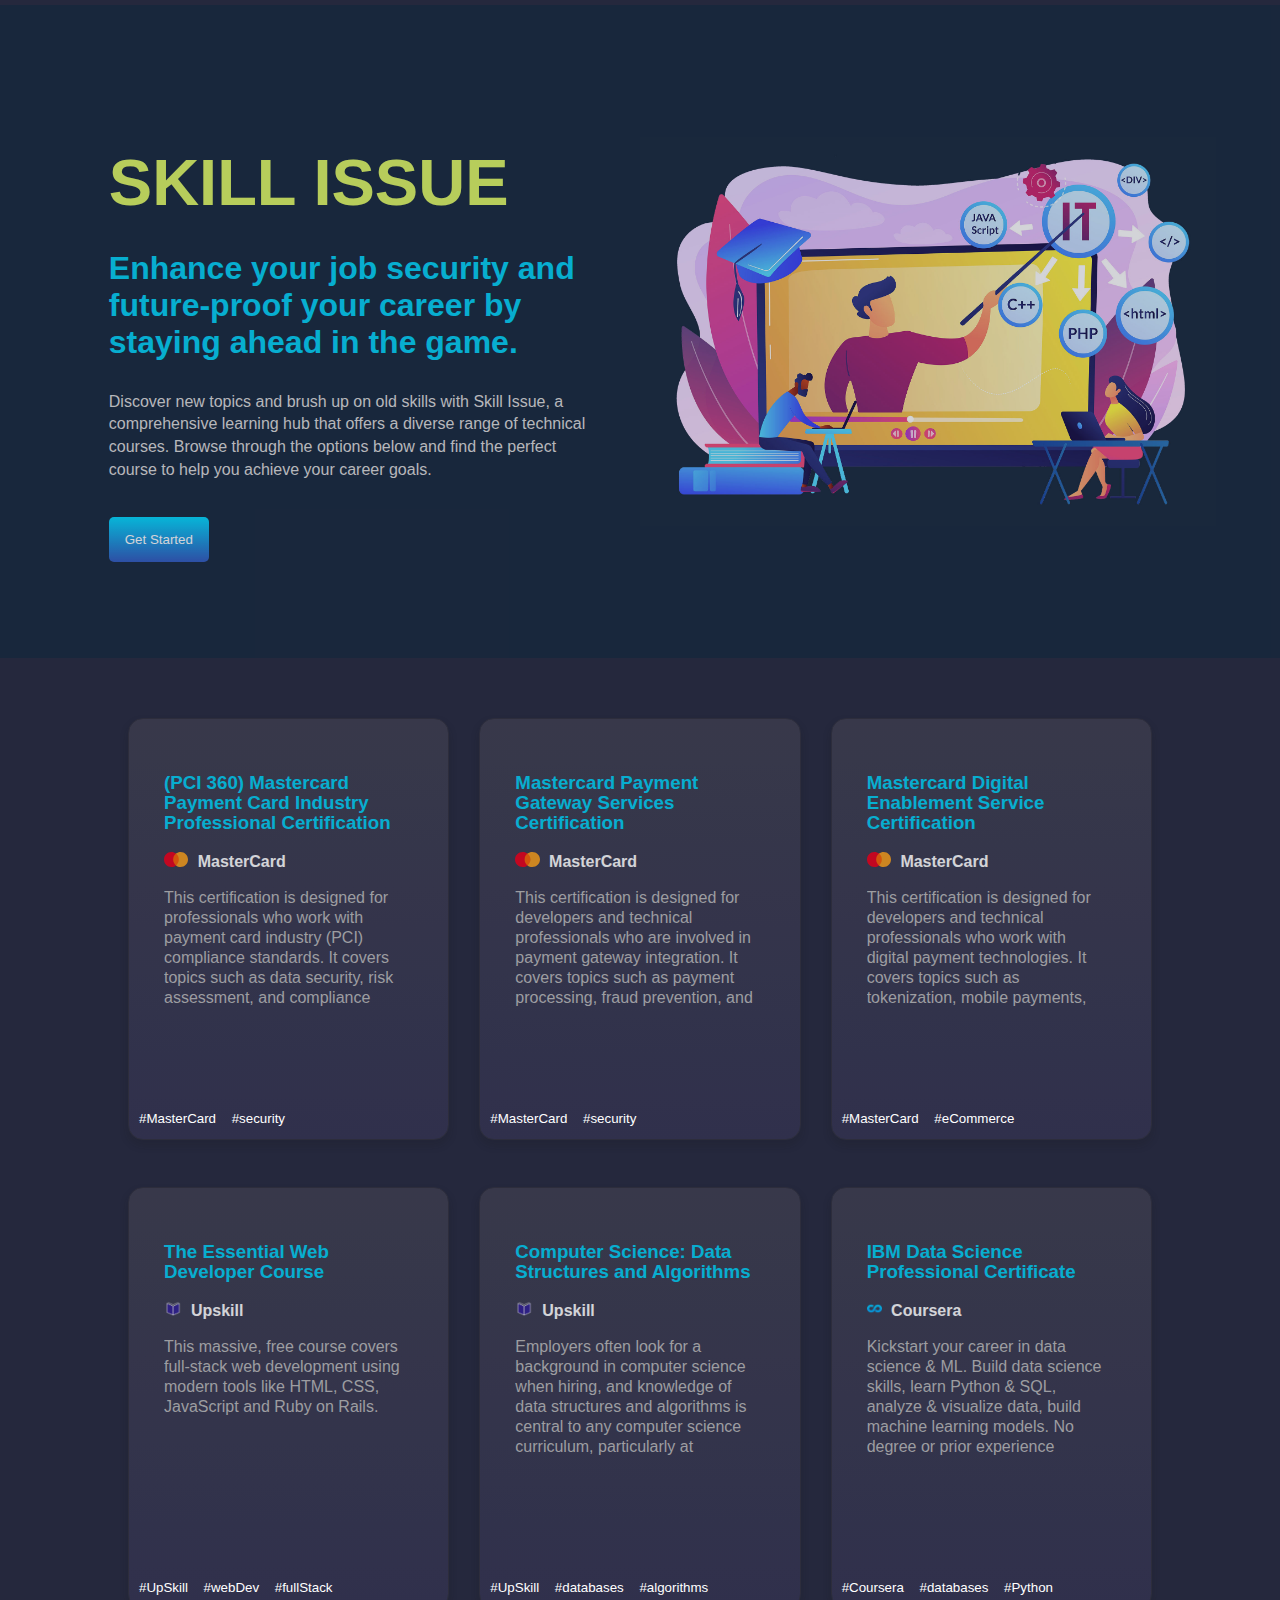
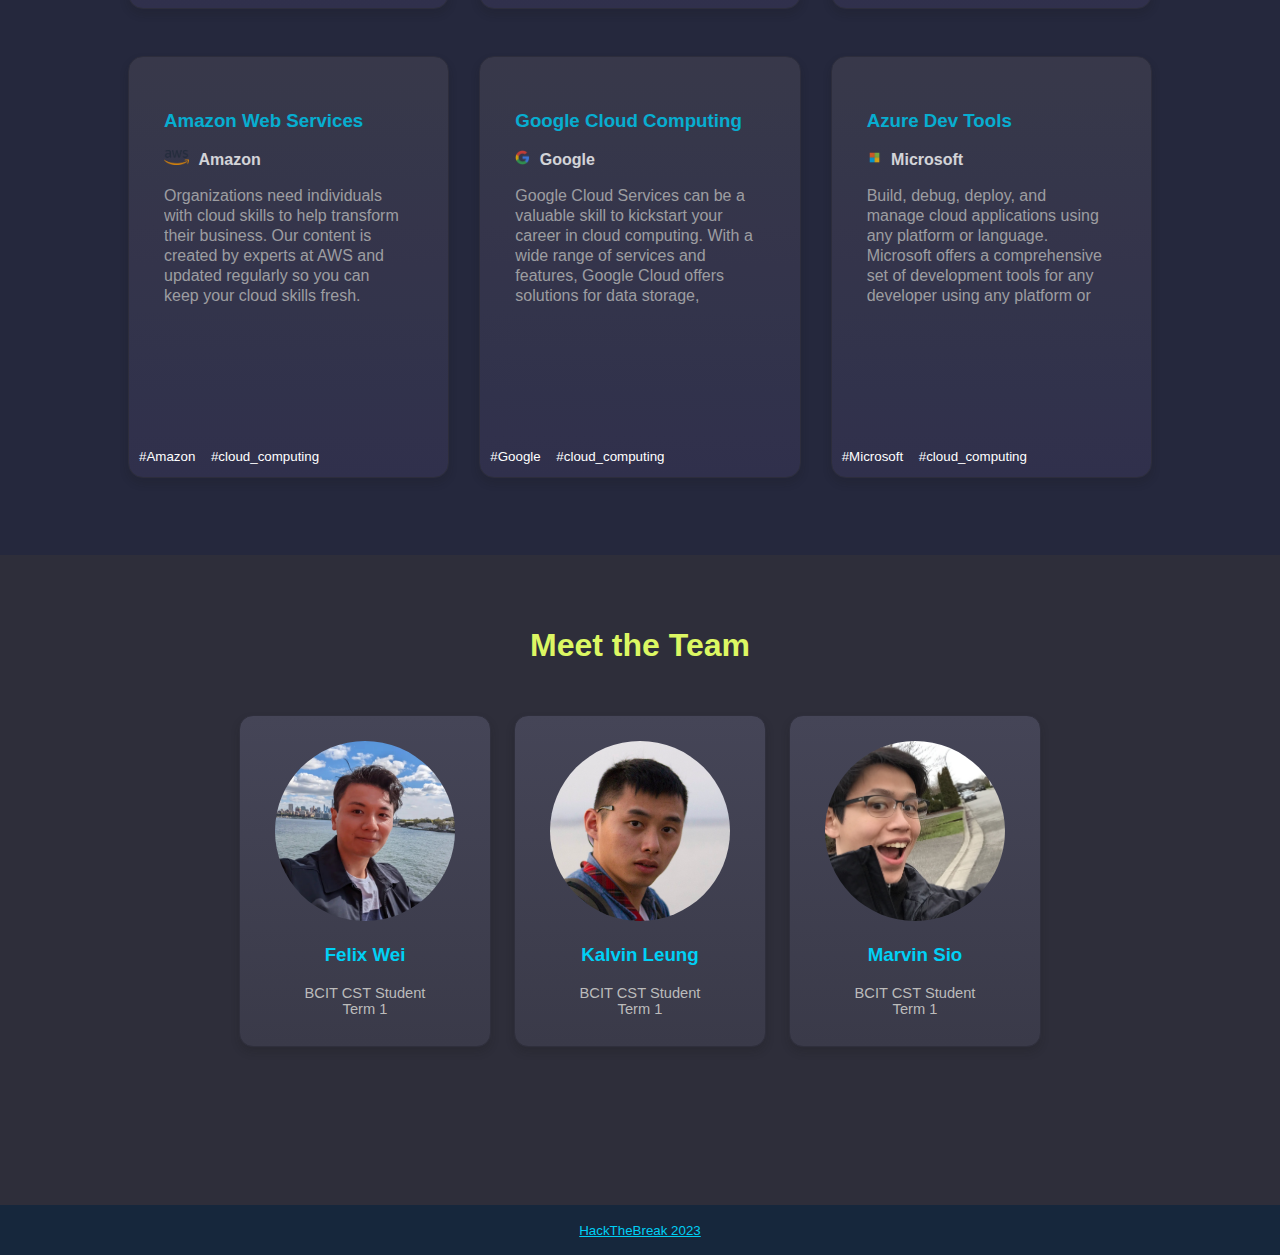
<file: index.html>
<!DOCTYPE html>
<html lang="en">

<head>
    <meta charset="UTF-8">
    <meta name="viewport" content="width=device-width, initial-scale=1.0">

    <title>Skill Issue</title>

    <link rel="stylesheet" href="/css/styles.css">

    <!-- Favicon -->
    <link rel="apple-touch-icon" sizes="180x180" href="./favicon/apple-touch-icon.png">
    <link rel="icon" type="image/png" sizes="32x32" href="./favicon/favicon-32x32.png">
    <link rel="icon" type="image/png" sizes="16x16" href="./favicon/favicon-16x16.png">
    <link rel="manifest" href="./favicon/site.webmanifest">
    <link rel="mask-icon" href="./favicon/safari-pinned-tab.svg" color="#5bbad5">
    <meta name="msapplication-TileColor" content="#da532c">
    <meta name="theme-color" content="#ffffff">
</head>

<body>

    <!-- Description -->
    <div id="aboutUsContainer">
        <div id="aboutus-text">
            <h1 id="aboutUsTitle">Skill Issue</h1>
            <h2 id="aboutUs-subheading">Enhance your job security and future-proof your career by staying ahead in the game.</h2>
            <p id="aboutUsDescription">
                Discover new topics and brush up on old skills with Skill Issue, a comprehensive learning hub that offers a diverse
                range of technical courses. Browse through the options below and find the perfect course to help you achieve your career
                goals.
            </p>
            <button id="get-started" onclick="scrollToSection()">Get Started</button>
        </div>
        <img id="aboutus-bg" src="imgs/index_background(dark).jpg" alt="landing page">
    </div>

    <!-- Course Cards -->
    <div id="index_container">
        <!-- Gets replaced by placeholders twice -->
    </div>

    <div id="ourTeamContainer">

        <div id="our-team">
            <h1>Meet the Team</h1>
        </div>

        <a id="member1" class="member-cards" target="_blank" href="https://www.linkedin.com/in/felix-wei-749697187/">
            <img src="imgs/felix.png" alt="members" class="member-pics">
            <h3>Felix Wei</h3>
            <p class="member-description">BCIT CST Student <br> Term 1</p>
        </a>


        <a id="member2" class="member-cards" target="_blank" href="https://www.linkedin.com/in/kalvin-leung-37604465/">
            <img src="imgs/kalvin.png" alt="members" class="member-pics">
            <h3>Kalvin Leung</h3>
            <p class="member-description">BCIT CST Student <br> Term 1</p>
        </a>


        <a id="member3" class="member-cards" target="_blank" href="https://www.linkedin.com/in/marvin-sio/">
            <img src="imgs/marvin.png" alt="members" class="member-pics">
            <h3 class="member-name">Marvin Sio</h3>
            <p class="member-description">BCIT CST Student <br> Term 1</p>
        </a>

    </div>

    <!-- nav links -->
    <!-- <div id="navLeft">
        <a id="main" href="/aboutus.html">
            <abbr title="About Us"><img src="/imgs/arrowLeft.png" alt="arrowLeft" width="60px" height="60px"
                    style="opacity:0.6"></abbr>
        </a>
    </div>

    <div id="navRight">
        <a id="main" href="/ourteam.html">
            <abbr title="Our Team"><img src="/imgs/arrowRight.png" alt="arrowRight" width="60px" height="60px"
                    style="opacity:0.6"></abbr>
        </a>
    </div> -->


    <div id="footer">
        <a
            href="https://hack-the-break-2023.devpost.com/?ref_feature=challenge&ref_medium=your-open-hackathons&ref_content=Upcoming">
            HackTheBreak 2023
        </a>
    </div>


    <script src="https://code.jquery.com/jquery-3.6.0.min.js"></script>
    <script src="/js/cards.js"></script>
    <script src="/js/scroll.js"></script>
    <script src="/js/tags.js"></script>

</body>

</html>
</file>
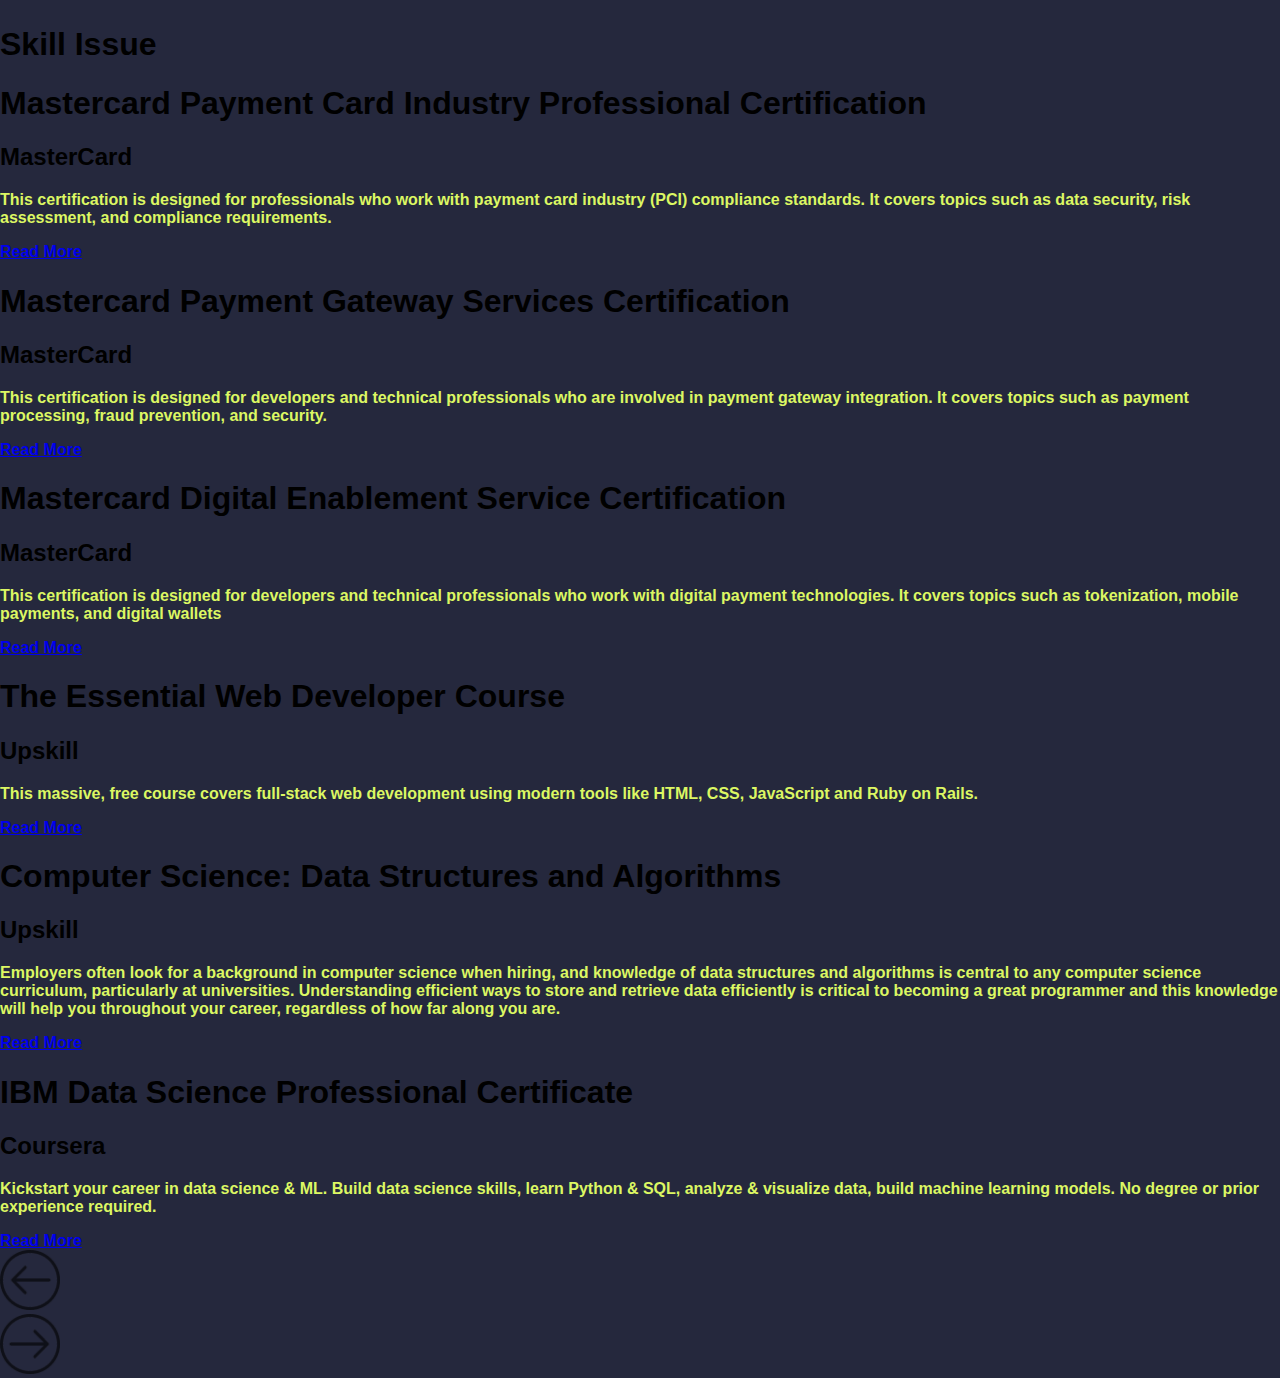
<file: page2.html>
<!DOCTYPE html>
<html lang="en">
<head>
    <meta charset="UTF-8">
    <meta name="viewport" content="width=device-width, initial-scale=1.0">

    <title>HackTheBreak2023</title>

    <link rel="stylesheet" href="/css/styles.css">
</head>
<body>
    <h1 id="page2_title">Skill Issue</h1>

    <div id="page2_container">
        <div id="content1">
            <h1>Mastercard Payment Card Industry Professional Certification</h1>
            <h2>MasterCard</h2>
            <p>
                This certification is designed for professionals who work with payment card industry (PCI) compliance standards. 
                It covers topics such as data security, risk assessment, and compliance requirements.
            </p>
            <a href="https://www.mastercard.com/globalrisk/en/resources/pci360.html">Read More</a>

        </div>
        <div id="content2">
            <h1>Mastercard Payment Gateway Services Certification</h1>
            <h2>MasterCard</h2>
            <p>
                This certification is designed for developers and technical professionals who are involved in payment gateway integration. 
                It covers topics such as payment processing, fraud prevention, and security.
            </p>
            <a href="https://www.mastercard.com/content/mastercardcom/gateway/certifications.html">Read More</a>

        </div>
        <div id="content3">
            <h1>Mastercard Digital Enablement Service Certification</h1>
            <h2>MasterCard</h2>
            <p>
                This certification is designed for developers and technical professionals who work with digital payment technologies. 
                It covers topics such as tokenization, mobile payments, and digital wallets
            </p>
            <a href="https://developer.mastercard.com/product/mdes/">Read More</a>

        </div>
        <div id="content4">
            <h1>The Essential Web Developer Course</h1>
            <h2>Upskill</h2>
            <p>
                This massive, free course covers full-stack web development using modern tools like HTML, CSS, JavaScript and Ruby on Rails.
            </p>
            <a href="https://upskillcourses.com/courses/essential-web-developer-course">Read More</a>
            
        </div>
        <div id="content5">
            <h1>Computer Science: Data Structures and Algorithms</h1>
            <h2>Upskill</h2>
            <p>
                Employers often look for a background in computer science when hiring, 
                and knowledge of data structures and algorithms is central to any computer science curriculum, particularly at universities. 
                Understanding efficient ways to store and retrieve data efficiently is critical to becoming a great programmer 
                and this knowledge will help you throughout your career, regardless of how far along you are.
            </p>
            <a href="https://upskillcourses.com/courses/computer-science-data-structures-algorithms">Read More</a>

        </div>
        <div id="content6">
            <h1>IBM Data Science Professional Certificate</h1>
            <h2>Coursera</h2>
            <p>
                Kickstart your career in data science & ML. Build data science skills, learn Python & SQL, analyze & visualize data, build machine learning models. 
                No degree or prior experience required.
            </p>
            <a href="https://upskillcourses.com/courses/computer-science-data-structures-algorithms">Read More</a>

        </div>
    </div>

    <div id="navLeft">
        <!-- links to the main page "aboutus.html" -->
        <a id="main" href="/aboutus.html">
            <img src="/imgs/arrowLeft.png" alt="arrowLeft" width="60px" height="60px" style="opacity:0.6">
        </a>
    </div>

    <div id="navRight">
        <!-- links to the main page "aboutus.html" -->
        <a id="main" href="/ourteam.html">
            <img src="/imgs/arrowRight.png" alt="arrowRight" width="60px" height="60px" style="opacity:0.6">
        </a>
    </div>

</body>
</html>
</file>
<file: css/styles.css>
/* ---------------------------------- */
/* ------------ BACKGROUND ------------ */
/* ---------------------------------- */

html {
    scroll-behavior: smooth;
}

body {
    font-family: sans-serif;
    font-weight: bold;
    margin: 0;
    padding: 0;
    padding-top: 5px;
    background-color: #25283D;
}

/* ---------------------------------- */
/* ------------ CONTENT ------------- */
/* ---------------------------------- */
h3 {
    color: #00d0f5;
}

* p {
    color: #DCF763
}

#aboutUsTitle {
    font-family: 'Inter', sans-serif;
    font-weight: 800;
}

#get-started {
    font-family: 'Nanum Gothic', sans-serif;
}

#get-started:hover {
    cursor: pointer;
    color: rgb(206, 206, 206);
}

#aboutUs-subheading {
    font-family: 'Roboto Condensed', sans-serif;
    font-size: 24pt;
}

#aboutUsDescription {
    font-family: 'Nanum Gothic', sans-serif;
    line-height: 17pt;
}

#get-started {
    text-decoration: none;
    color: white;
    width: 100px;
    height: 45px;
    border-radius: 5px;
    border: none;
    margin-top: 20px;
    background: linear-gradient(#00d9ff, #3059bf);
    scroll-behavior: smooth;
}

.content-cards-upper {
    grid-row: auto;
    grid-column: auto;
}

.content-cards {
    background-color: #2E2E3A;
    color: white;
    opacity: 0.8;

    display: block;
    max-width: 100%;
    height: 350px;
    border-radius: 15px;

    text-decoration: none;
    line-height: 15pt;
    background-color: #454557;
    padding: 35px;

    text-decoration: none;
    border-style: solid;
    border-color: #2f2f3c;
    border-width: 1px;

    overflow: hidden;
    box-shadow: 0 5px 8px rgba(24, 24, 24, 0.2);
    background: linear-gradient(0deg, #333350, #3d3d4e);
}

.content-cards:hover {
    box-shadow: 0 0px 13px #dcf763;
    border-radius: 15px;
}

.content-description {
    font-weight: lighter;
    height: 120px;
    overflow-y: auto;
    padding-right: 10px;
    /* scrollbar-color: dark;
    scrollbar-width: 3px; */
    color: rgb(187, 187, 187)
}

.logo {
    display: inline;
    height: 15px;
    margin-right: 5px;
}

.content-cards>h4 {
    display: inline;
}

::-webkit-scrollbar {
    width: 8px;
    height: 8px;
}

::-webkit-scrollbar-thumb {
    background-color: #a3a3a380;
    border-radius: 4px;
}

::-webkit-scrollbar-track {
    background-color: #eeeeee00;
}

/* Hide the scrollbar */
::-webkit-scrollbar {
    display: none;
}

/* Show the scrollbar when hovering over the element */
.content-description:hover::-webkit-scrollbar {
    display: block;
}


/* tags system */
.tags {
    font-size: small;
    transform: translateY(-30px) translateX(5px);
}

.tagButton {
    background-color: transparent;
    border: none;
    color: white;
}

.tagButton:hover {
    box-shadow: 0 0px 13px #dcf763;
    border-radius: 15px;
}


/* ---------------------------------- */
/* --------- MEDIA QUERIES ---------- */
/* ---------------------------------- */

@media (width > 800px) {
    #aboutUsContainer {
        display: grid;
        grid-template-columns: 1fr 1fr;
        grid-template-rows: 1fr;
        background-color: #16273c;
        color: white;
        opacity: 0.8;
        width: 100vw;
        height: auto;
    }

    #aboutus-text {
        width: 75%;
        grid-column: 1;
        grid-row: 1;
        padding: 15%;
        padding-left: 17%;
        align-items: center;
        justify-content: center;
    }

    #aboutus-bg {
        width: 90%;
        height: auto;
        grid-row: 1;
        grid-column: 2;
        align-self: center;
    }

    #aboutUsTitle {
        font-size: 65px;
        color: #DCF763;
        text-transform: uppercase;
        margin-bottom: 0;
    }

    #aboutUs-subheading {
        color: #00d0f5;
        margin-top: 30px;
        margin-bottom: 30px;
    }

    #aboutUsDescription {
        color: rgb(219, 219, 219);
        text-align: left;
        font-weight: lighter;
    }

    #index_container {
        display: grid;
        gap: 30px;
        /* future -> make grid dynamic to however many cards we want to load */
        grid-template-columns: 1fr 1fr 1fr;
        grid-template-rows: 1fr 1fr;
        padding-left: 10vw;
        padding-right: 10vw;
        padding-top: 60px;
        margin-bottom: 60px;
    }
}

@media (width <=800px) {
    #index_container {
        display: grid;
        height: auto;
        gap: 30px;
        grid-template-columns: 1fr;
        grid-template-rows: 1fr 1fr 1fr 1fr 1fr 1fr;
        padding-top: 50px;
        padding-left: 10vw;
        padding-right: 10vw;
        margin-bottom: 10px;
    }

    #aboutUsContainer {
        display: grid;
        grid-template-columns: 1fr;
        grid-template-rows: 2fr;
        background-color: #16273c;
        color: white;
        opacity: 0.8;
        width: 100vw;
        height: auto;
    }

    #aboutus-text {
        width: 75%;
        grid-column: 1;
        grid-row: 2;
        padding: 15%;
        padding-top: 0;
        align-items: center;
        justify-content: center;
    }

    #aboutus-bg {
        width: 90%;
        height: auto;
        grid-row: 1;
        grid-column: 1;
        align-self: center;
        margin: 5%;
        margin-bottom: 0;
    }

    #aboutUsTitle {
        font-size: 55px;
        color: #DCF763;
        text-transform: uppercase;
        margin-bottom: 0;
    }

    #aboutUs-subheading {
        margin-top: 30px;
        color: #00d0f5;
        margin-bottom: 30px;
    }

    #aboutUsDescription {
        color: rgb(219, 219, 219);
        text-align: left;
        font-weight: lighter;
    }

}



/* ---------------------------------- */
/* ------------ Our Team ------------ */
/* ---------------------------------- */
.member-pics {
    width: 180px;
    height: 180px;
    border-radius: 50%;
}

.member-cards:hover {
    box-shadow: 0 0px 13px #dcf763;
    border-radius: 14px;
}

.member-description {
    font-size: 11pt;
}

.member-cards:link {
    text-decoration: none;
}

.member-cards:visited {
    text-decoration: none;
}

.member-description {
    color: rgb(187, 187, 187);
}

@media (width > 800px) {
    #ourTeamContainer {
        background-color: #2E2E3A;
        padding-top: 40px;
        font-weight: normal;
        display: grid;
        height: 600px;
        width: 100vw;
        grid-template-columns: 275px 275px 275px;
        grid-template-rows: 110px 400px;
        padding-top: 50px;
        justify-content: center;
        justify-items: center;
        text-align: center;
    }

    .member-cards {
        padding: 25px;
        height: 280px;
        width: 200px;
        color: black;
        background-color: #454557;
        border-style: solid;
        border-color: #2f2f3c;
        border-radius: 14px;
        border-width: 1px;
        box-shadow: 0 5px 8px rgba(24, 24, 24, 0.2);
        background: linear-gradient(0deg, #3a3a49, #454557);
    }

    #our-team {
        font-family: 'Roboto Condensed', sans-serif;
        color: #dcf763;
        grid-row: 1;
        grid-column: 1 / span 3;
    }

    #member1 {
        grid-row: 2;
        grid-column: 1;
    }

    #member2 {
        grid-row: 2;
        grid-column: 2;
    }

    #member3 {
        grid-row: 2;
        grid-column: 3;
    }
}

@media (width <=800px) {
    #ourTeamContainer {
        margin-top: 40px;
        font-weight: normal;
        background-color: #2E2E3A;
        display: grid;
        width: 100vw;
        grid-template-columns: 350px;
        padding-top: 40px;
        padding-bottom: 60px;
        justify-content: center;
        justify-items: center;
        text-align: center;
    }

    .member-cards {
        display: grid;
        grid-template-columns: 30% 70%;
        grid-template-rows: 33% 67%;
        margin: 12px;
        padding: 20px;
        height: 90px;
        width: 300px;
        background-color: #454557;
        color: black;
        border-style: solid;
        border-color: #2f2f3c;
        border-radius: 14px;
        border-width: 1px;
        box-shadow: 0 5px 8px rgba(24, 24, 24, 0.2);
        background: linear-gradient(0deg, #3a3a49, #454557);
    }

    .member-pics {
        grid-column: 1;
        width: 100%;
        height: auto;

    }

    .member-name {
        grid-column: 2;
    }

    .member-description {
        grid-column: 2;
    }

    #our-team {
        font-family: 'Roboto Condensed', sans-serif;
        color: #dcf763;
    }
}

/* ---------------------------------- */
/* ------------- Footer ------------- */
/* ---------------------------------- */

#footer>* {
    font-family: 'Roboto Condensed', sans-serif;
    background-color: #16273c;
    display: flex;
    height: 50px;
    width: 100%;
    position: absolute;
    color: #00d0f5;
    text-align: center;
    font-weight: lighter;
    font-size: 10pt;
    justify-content: center;
    align-items: center;
}
</file>
